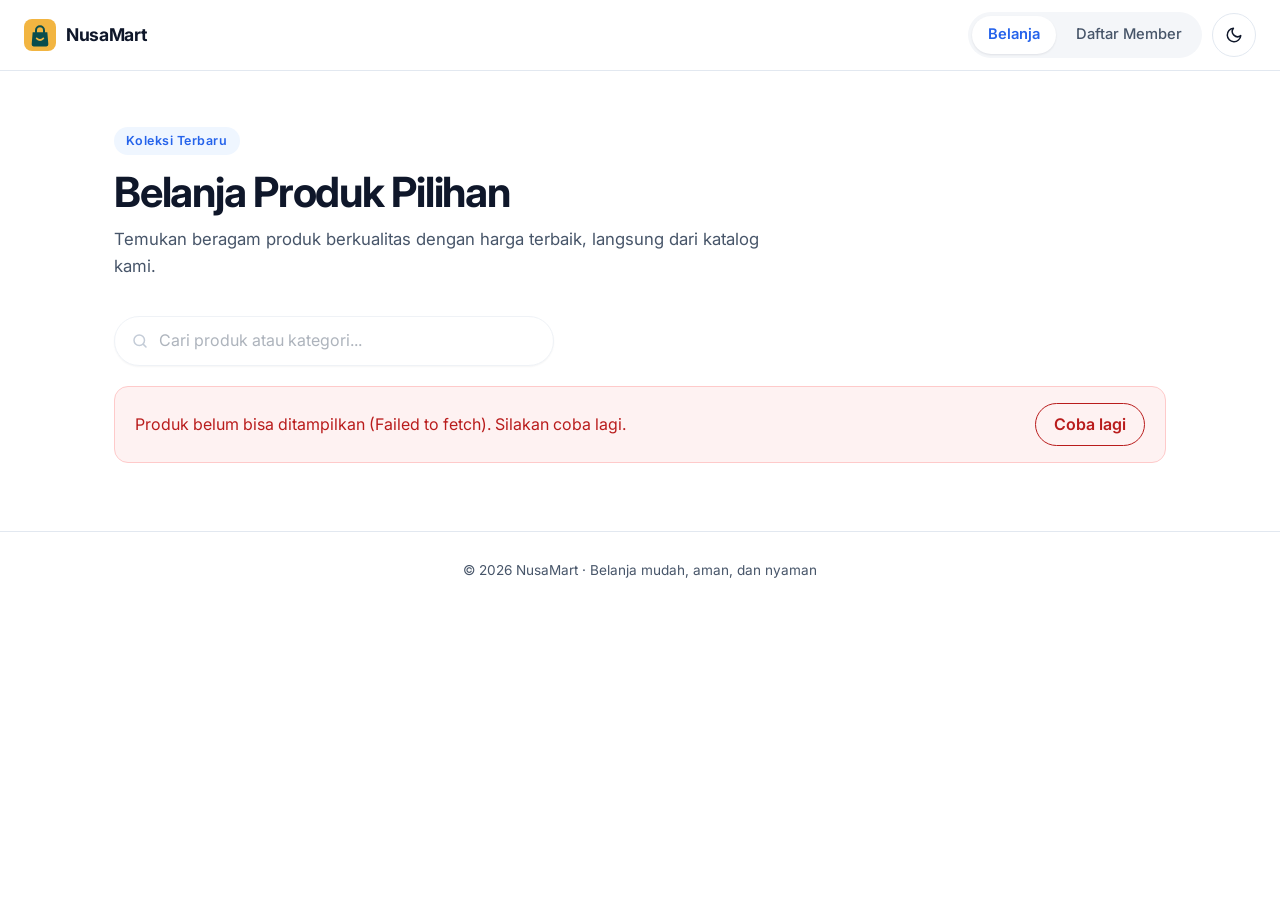
<file: index.html>
<!DOCTYPE html>
<html lang="id">
<head>
  <meta charset="UTF-8">
  <meta name="viewport" content="width=device-width, initial-scale=1.0">
  <title>NusaMart - Belanja Produk Pilihan</title>
  <script>try{var t=localStorage.getItem("theme");if(t)document.documentElement.setAttribute("data-theme",t)}catch(e){}</script>
  <link rel="icon" type="image/svg+xml" href="assets/favicon.svg">
  <link rel="preconnect" href="https://fonts.googleapis.com">
  <link rel="preconnect" href="https://fonts.gstatic.com" crossorigin>
  <link href="https://fonts.googleapis.com/css2?family=Inter:wght@400;500;600;700&display=swap" rel="stylesheet">
  <link rel="stylesheet" href="css/style.css">
</head>
<body>

  <nav class="nav">
    <a class="brand" href="index.html"><svg class="brand-logo" viewBox="0 0 48 48" width="32" height="32" aria-hidden="true"><rect width="48" height="48" rx="12" fill="#F2B541"/><path d="M18 20V17a6 6 0 0 1 12 0V20" fill="none" stroke="#094d4d" stroke-width="3" stroke-linecap="round"/><path d="M13 20H35L36.5 38a3 3 0 0 1-3 3.2H14.5a3 3 0 0 1-3-3.2Z" fill="#094d4d"/><path d="M19 29q5 5 10 0" fill="none" stroke="#F2B541" stroke-width="2.6" stroke-linecap="round"/></svg><span>NusaMart</span></a>
    <div class="nav-links">
      <a href="index.html" aria-current="page">Belanja</a>
      <a href="form.html">Daftar Member</a>
    </div>
    <button type="button" class="theme-toggle" id="themeToggle" aria-label="Ganti mode tampilan" title="Ganti mode tampilan">
      <svg class="icon-moon" viewBox="0 0 24 24" width="18" height="18" fill="none" stroke="currentColor" stroke-width="2" stroke-linecap="round" stroke-linejoin="round" aria-hidden="true"><path d="M21 12.8A9 9 0 1 1 11.2 3a7 7 0 0 0 9.8 9.8z"/></svg>
      <svg class="icon-sun" viewBox="0 0 24 24" width="18" height="18" fill="none" stroke="currentColor" stroke-width="2" stroke-linecap="round" stroke-linejoin="round" aria-hidden="true"><circle cx="12" cy="12" r="4"/><path d="M12 2v2M12 20v2M4.9 4.9l1.4 1.4M17.7 17.7l1.4 1.4M2 12h2M20 12h2M4.9 19.1l1.4-1.4M17.7 6.3l1.4-1.4"/></svg>
    </button>
  </nav>

  <header class="hero">
    <p class="eyebrow">Koleksi Terbaru</p>
    <h1>Belanja Produk Pilihan</h1>
    <p class="lead">Temukan beragam produk berkualitas dengan harga terbaik, langsung dari katalog kami.</p>
  </header>

  <section class="toolbar">
    <label for="searchInput" class="sr-only">Cari produk</label>
    <input type="search" id="searchInput" placeholder="Cari produk atau kategori..." disabled>
    <span id="resultCount" class="count" aria-live="polite"></span>
  </section>

  <main>

    <div id="status" class="status" role="status" aria-live="polite"></div>

    <div id="productGrid" class="grid"></div>
  </main>

  <footer class="footer">
    &copy; 2026 NusaMart &middot; Belanja mudah, aman, dan nyaman
  </footer>

  <script src="js/theme.js"></script>
  <script src="js/products.js"></script>
</body>
</html>
</file>
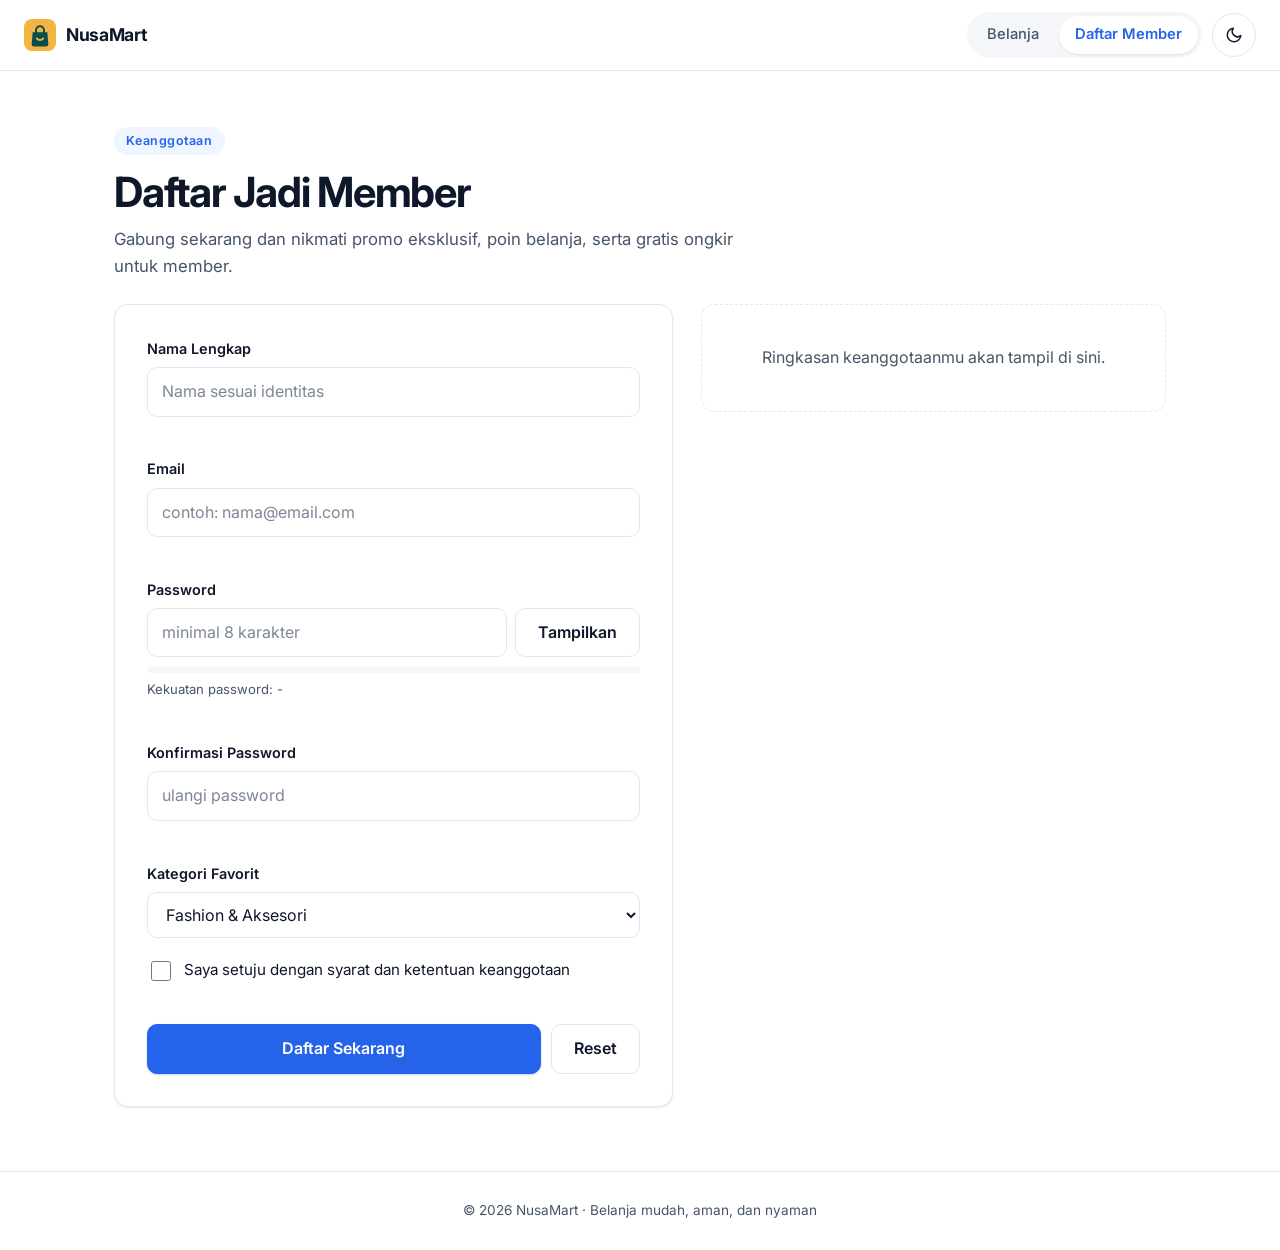
<file: form.html>
<!DOCTYPE html>
<html lang="id">
<head>
  <meta charset="UTF-8">
  <meta name="viewport" content="width=device-width, initial-scale=1.0">
  <title>Daftar Member - NusaMart</title>
  <script>try{var t=localStorage.getItem("theme");if(t)document.documentElement.setAttribute("data-theme",t)}catch(e){}</script>
  <link rel="icon" type="image/svg+xml" href="assets/favicon.svg">
  <link rel="preconnect" href="https://fonts.googleapis.com">
  <link rel="preconnect" href="https://fonts.gstatic.com" crossorigin>
  <link href="https://fonts.googleapis.com/css2?family=Inter:wght@400;500;600;700&display=swap" rel="stylesheet">
  <link rel="stylesheet" href="css/style.css">
  <link rel="stylesheet" href="css/form.css">
</head>
<body>

  <nav class="nav">
    <a class="brand" href="index.html"><svg class="brand-logo" viewBox="0 0 48 48" width="32" height="32" aria-hidden="true"><rect width="48" height="48" rx="12" fill="#F2B541"/><path d="M18 20V17a6 6 0 0 1 12 0V20" fill="none" stroke="#094d4d" stroke-width="3" stroke-linecap="round"/><path d="M13 20H35L36.5 38a3 3 0 0 1-3 3.2H14.5a3 3 0 0 1-3-3.2Z" fill="#094d4d"/><path d="M19 29q5 5 10 0" fill="none" stroke="#F2B541" stroke-width="2.6" stroke-linecap="round"/></svg><span>NusaMart</span></a>
    <div class="nav-links">
      <a href="index.html">Belanja</a>
      <a href="form.html" aria-current="page">Daftar Member</a>
    </div>
    <button type="button" class="theme-toggle" id="themeToggle" aria-label="Ganti mode tampilan" title="Ganti mode tampilan">
      <svg class="icon-moon" viewBox="0 0 24 24" width="18" height="18" fill="none" stroke="currentColor" stroke-width="2" stroke-linecap="round" stroke-linejoin="round" aria-hidden="true"><path d="M21 12.8A9 9 0 1 1 11.2 3a7 7 0 0 0 9.8 9.8z"/></svg>
      <svg class="icon-sun" viewBox="0 0 24 24" width="18" height="18" fill="none" stroke="currentColor" stroke-width="2" stroke-linecap="round" stroke-linejoin="round" aria-hidden="true"><circle cx="12" cy="12" r="4"/><path d="M12 2v2M12 20v2M4.9 4.9l1.4 1.4M17.7 17.7l1.4 1.4M2 12h2M20 12h2M4.9 19.1l1.4-1.4M17.7 6.3l1.4-1.4"/></svg>
    </button>
  </nav>

  <header class="hero">
    <p class="eyebrow">Keanggotaan</p>
    <h1>Daftar Jadi Member</h1>
    <p class="lead">Gabung sekarang dan nikmati promo eksklusif, poin belanja, serta gratis ongkir untuk member.</p>
  </header>

  <main class="form-layout">

    <form id="registerForm" novalidate>

      <div class="field">
        <label for="nama">Nama Lengkap</label>
        <input type="text" id="nama" name="nama" placeholder="Nama sesuai identitas" autocomplete="name" aria-describedby="nama-error">
        <small class="error" id="nama-error" aria-live="polite"></small>
      </div>

      <div class="field">
        <label for="email">Email</label>
        <input type="email" id="email" name="email" placeholder="contoh: nama@email.com" autocomplete="email" aria-describedby="email-error">
        <small class="error" id="email-error" aria-live="polite"></small>
      </div>

      <div class="field">
        <label for="password">Password</label>
        <div class="password-row">
          <input type="password" id="password" name="password" placeholder="minimal 8 karakter" autocomplete="new-password" aria-describedby="password-error">
          <button type="button" id="togglePassword" class="ghost-btn" aria-controls="password">Tampilkan</button>
        </div>
        <div class="strength" aria-hidden="true">
          <div class="strength-bar" id="strengthBar"></div>
        </div>
        <small class="hint" id="strengthText">Kekuatan password: -</small>
        <small class="error" id="password-error" aria-live="polite"></small>
      </div>

      <div class="field">
        <label for="konfirmasi">Konfirmasi Password</label>
        <input type="password" id="konfirmasi" name="konfirmasi" placeholder="ulangi password" autocomplete="new-password" aria-describedby="konfirmasi-error">
        <small class="error" id="konfirmasi-error" aria-live="polite"></small>
      </div>

      <div class="field">
        <label for="minat">Kategori Favorit</label>
        <select id="minat" name="minat">
          <option value="Fashion">Fashion &amp; Aksesori</option>
          <option value="Elektronik">Elektronik</option>
          <option value="Rumah">Rumah &amp; Furnitur</option>
          <option value="Kecantikan">Kecantikan &amp; Perawatan</option>
        </select>
      </div>

      <div class="field">
        <label class="check">
          <input type="checkbox" id="setuju" name="setuju" aria-describedby="setuju-error">
          <span>Saya setuju dengan syarat dan ketentuan keanggotaan</span>
        </label>
        <small class="error" id="setuju-error" aria-live="polite"></small>
      </div>

      <div class="actions">
        <button type="submit" class="primary-btn">Daftar Sekarang</button>
        <button type="reset" class="ghost-btn" id="resetBtn">Reset</button>
      </div>
    </form>

    <aside class="result-panel" aria-live="polite">
      <div id="formMessage" class="form-message" hidden></div>
      <div id="resultCard" class="result-card" hidden></div>
      <p id="placeholderText" class="placeholder">Ringkasan keanggotaanmu akan tampil di sini.</p>
    </aside>

  </main>

  <footer class="footer">
    &copy; 2026 NusaMart &middot; Belanja mudah, aman, dan nyaman
  </footer>

  <script src="js/theme.js"></script>
  <script src="js/form.js"></script>
</body>
</html>
</file>
<file: css/style.css>
:root {

  --bg: #ffffff;
  --surface: #ffffff;
  --surface-2: #f4f6f9;
  --ink: #0f172a;
  --muted: #475569;
  --line: #e2e8f0;
  --accent: #2563eb;
  --accent-dark: #1d4ed8;
  --accent-soft: #eff6ff;
  --on-accent: #ffffff;
  --danger: #b91c1c;
  --danger-bg: #fef2f2;
  --danger-line: #fecaca;
  --ok: #047857;
  --ok-bg: #ecfdf5;
  --ok-line: #a7f3d0;
  --ring: rgba(37, 99, 235, 0.35);

  --radius: 14px;
  --radius-sm: 10px;
  --shadow: 0 1px 2px rgba(15, 23, 42, 0.05), 0 1px 3px rgba(15, 23, 42, 0.04);
  --shadow-hover: 0 4px 6px rgba(15, 23, 42, 0.05), 0 12px 24px rgba(15, 23, 42, 0.08);

  --ease: cubic-bezier(0.2, 0.7, 0.2, 1);
}

:root[data-theme="dark"] {
  color-scheme: dark;
  --bg: #0b1120;
  --surface: #111a2e;
  --surface-2: #17223a;
  --ink: #f1f5f9;
  --muted: #a3b1c6;
  --line: #243049;
  --accent: #60a5fa;
  --accent-dark: #93c5fd;
  --accent-soft: #14233f;
  --on-accent: #0b1120;
  --danger: #fca5a5;
  --danger-bg: #2a1417;
  --danger-line: #5b2227;
  --ok: #6ee7b7;
  --ok-bg: #0f2a22;
  --ok-line: #1f5a46;
  --ring: rgba(96, 165, 250, 0.45);
  --shadow: 0 1px 2px rgba(0, 0, 0, 0.4);
  --shadow-hover: 0 12px 28px rgba(0, 0, 0, 0.45);
}

* { box-sizing: border-box; }

html { -webkit-text-size-adjust: 100%; }

body {
  margin: 0;
  font-family: "Inter", system-ui, -apple-system, "Segoe UI", Roboto, sans-serif;
  font-size: 16px;
  background: var(--bg);
  color: var(--ink);
  line-height: 1.6;
  -webkit-font-smoothing: antialiased;
}

code {
  background: var(--surface-2);
  border: 1px solid var(--line);
  padding: 1px 7px;
  border-radius: 6px;
  font-family: ui-monospace, SFMono-Regular, Menlo, Consolas, monospace;
  font-size: 0.88em;
}

.sr-only {
  position: absolute;
  width: 1px;
  height: 1px;
  overflow: hidden;
  clip: rect(0 0 0 0);
  white-space: nowrap;
}

.theme-toggle {
  display: inline-flex;
  align-items: center;
  justify-content: center;
  width: 44px;
  height: 44px;
  margin-left: 10px;
  border: 1px solid var(--line);
  border-radius: 50%;
  background: var(--surface);
  color: var(--ink);
  cursor: pointer;
  transition: background 0.2s var(--ease), border-color 0.2s var(--ease);
}

.theme-toggle:hover { background: var(--surface-2); border-color: var(--accent); }
.theme-toggle:focus-visible { outline: 3px solid var(--ring); outline-offset: 2px; }

.theme-toggle .icon-sun { display: none; }
:root[data-theme="dark"] .theme-toggle .icon-moon { display: none; }
:root[data-theme="dark"] .theme-toggle .icon-sun { display: block; }

a:focus-visible,
button:focus-visible {
  outline: 3px solid var(--ring);
  outline-offset: 2px;
}

.nav {
  position: sticky;
  top: 0;
  z-index: 10;
  display: flex;
  align-items: center;
  justify-content: space-between;
  padding: 12px 24px;
  background: color-mix(in srgb, var(--surface) 85%, transparent);
  -webkit-backdrop-filter: saturate(160%) blur(10px);
  backdrop-filter: saturate(160%) blur(10px);
  border-bottom: 1px solid var(--line);
}

.brand {
  display: inline-flex;
  align-items: center;
  gap: 10px;
  color: var(--ink);
  font-weight: 700;
  font-size: 1.1rem;
  letter-spacing: -0.02em;
  text-decoration: none;
  white-space: nowrap;
}

.brand-logo {
  flex: none;
  color: var(--accent);
}

.nav-links {
  margin-left: auto;
  display: flex;
  gap: 4px;
  padding: 4px;
  background: var(--surface-2);
  border-radius: 999px;
}

.nav-links a {
  padding: 7px 16px;
  border-radius: 999px;
  color: var(--muted);
  text-decoration: none;
  font-size: 0.92rem;
  font-weight: 500;
  transition: background 0.2s var(--ease), color 0.2s var(--ease);
}

.nav-links a:hover { color: var(--ink); }

.nav-links a[aria-current="page"] {
  background: var(--surface);
  color: var(--accent);
  font-weight: 600;
  box-shadow: var(--shadow);
}

.hero {
  max-width: 1100px;
  margin: 0 auto;
  padding: 56px 24px 24px;
}

.eyebrow {
  display: inline-block;
  margin: 0 0 14px;
  padding: 4px 12px;
  border-radius: 999px;
  background: var(--accent-soft);
  font-size: 0.78rem;
  font-weight: 600;
  letter-spacing: 0.04em;
  color: var(--accent);
}

.hero h1 {
  margin: 0 0 10px;
  font-size: clamp(1.9rem, 4vw, 2.6rem);
  line-height: 1.15;
  letter-spacing: -0.03em;
  font-weight: 700;
}

.lead {
  margin: 0;
  max-width: 60ch;
  color: var(--muted);
  font-size: 1.05rem;
}

.toolbar {
  max-width: 1100px;
  margin: 0 auto;
  padding: 12px 24px 20px;
  display: flex;
  align-items: center;
  gap: 16px;
  flex-wrap: wrap;
}

.toolbar input {
  flex: 1 1 280px;
  max-width: 440px;
  min-height: 46px;
  padding: 11px 16px 11px 44px;
  border: 1px solid var(--line);
  border-radius: 999px;
  background: var(--surface)
    url("data:image/svg+xml,%3Csvg xmlns='http://www.w3.org/2000/svg' width='18' height='18' viewBox='0 0 24 24' fill='none' stroke='%2394a3b8' stroke-width='2' stroke-linecap='round' stroke-linejoin='round'%3E%3Ccircle cx='11' cy='11' r='7'/%3E%3Cpath d='m20 20-3.5-3.5'/%3E%3C/svg%3E")
    no-repeat 16px center;
  color: var(--ink);
  font: inherit;
  box-shadow: var(--shadow);
  transition: border-color 0.2s var(--ease), box-shadow 0.2s var(--ease);
}

.toolbar input::placeholder { color: var(--muted); opacity: 0.8; }

.toolbar input:focus {
  outline: none;
  border-color: var(--accent);
  box-shadow: 0 0 0 4px var(--ring);
}

.toolbar input:disabled { opacity: 0.55; cursor: not-allowed; }

.count { color: var(--muted); font-size: 0.9rem; font-weight: 500; }

main {
  max-width: 1100px;
  margin: 0 auto;
  padding: 0 24px 64px;
}

.status {
  display: none;
  align-items: center;
  gap: 12px;
  padding: 16px 20px;
  border: 1px solid var(--line);
  border-radius: var(--radius);
  background: var(--surface);
  color: var(--muted);
}

.status.visible { display: flex; }

.status.error {
  border-color: var(--danger-line);
  background: var(--danger-bg);
  color: var(--danger);
}

.spinner {
  width: 18px;
  height: 18px;
  border: 3px solid var(--line);
  border-top-color: var(--accent);
  border-radius: 50%;
  animation: spin 0.8s linear infinite;
  flex: none;
}

@keyframes spin { to { transform: rotate(360deg); } }

.retry-btn {
  margin-left: auto;
  min-height: 40px;
  padding: 8px 18px;
  border: 1px solid currentColor;
  border-radius: 999px;
  background: transparent;
  color: inherit;
  font: inherit;
  font-weight: 600;
  cursor: pointer;
  transition: background 0.2s var(--ease);
}

.retry-btn:hover { background: rgba(185, 28, 28, 0.1); }

.grid {
  display: grid;
  grid-template-columns: repeat(auto-fill, minmax(230px, 1fr));
  gap: 20px;
  margin-top: 4px;
}

.card {
  display: flex;
  flex-direction: column;
  background: var(--surface);
  border: 1px solid var(--line);
  border-radius: var(--radius);
  box-shadow: var(--shadow);
  overflow: hidden;
  transition: transform 0.25s var(--ease), box-shadow 0.25s var(--ease),
    border-color 0.25s var(--ease);
  animation: rise 0.4s var(--ease) both;
}

.card:hover {
  transform: translateY(-4px);
  border-color: color-mix(in srgb, var(--accent) 35%, var(--line));
  box-shadow: var(--shadow-hover);
}

@keyframes rise {
  from { opacity: 0; transform: translateY(10px); }
  to   { opacity: 1; transform: translateY(0); }
}

.thumb {
  aspect-ratio: 1 / 1;
  background: var(--surface-2);
  display: flex;
  align-items: center;
  justify-content: center;
  overflow: hidden;
}

.thumb img {
  width: 100%;
  height: 100%;
  object-fit: contain;
  transition: transform 0.35s var(--ease);
}

.card:hover .thumb img { transform: scale(1.05); }

.card-body {
  display: flex;
  flex-direction: column;
  align-items: flex-start;
  gap: 8px;
  padding: 16px 18px 18px;
  flex: 1;
}

.card-category {
  padding: 3px 10px;
  border-radius: 999px;
  background: var(--accent-soft);
  font-size: 0.72rem;
  font-weight: 600;
  letter-spacing: 0.04em;
  text-transform: capitalize;
  color: var(--accent);
}

.card-title {
  margin: 0;
  font-size: 1rem;
  font-weight: 600;
  line-height: 1.35;
  letter-spacing: -0.01em;
}

.card-price {
  margin-top: auto;
  padding-top: 8px;
  font-size: 1.25rem;
  font-weight: 700;
  letter-spacing: -0.02em;
  color: var(--ink);
}

.footer {
  padding: 28px 24px;
  text-align: center;
  color: var(--muted);
  font-size: 0.85rem;
  border-top: 1px solid var(--line);
}

@media (max-width: 560px) {
  .nav { padding: 10px 16px; }
  .brand { font-size: 1rem; gap: 8px; }
  .brand-logo { width: 26px; height: 26px; }
  .nav-links a { padding: 7px 11px; font-size: 0.85rem; white-space: nowrap; }
  .theme-toggle { width: 40px; height: 40px; margin-left: 6px; flex: none; }
  .hero { padding: 36px 16px 16px; }
  .toolbar, main { padding-left: 16px; padding-right: 16px; }
  .grid { grid-template-columns: repeat(2, minmax(0, 1fr)); gap: 12px; }
  .card-body { padding: 12px 14px 14px; }
}

@media (prefers-reduced-motion: reduce) {
  *, *::before, *::after {
    animation-duration: 0.01ms !important;
    animation-iteration-count: 1 !important;
    transition-duration: 0.01ms !important;
  }
  .card:hover { transform: none; }
}
</file>
<file: css/form.css>
.form-layout {
    display: grid;
    grid-template-columns: minmax(0, 1.2fr) minmax(0, 1fr);
    gap: 28px;
    align-items: start;
}

#registerForm {
    background: var(--surface);
    border: 1px solid var(--line);
    border-radius: var(--radius);
    box-shadow: var(--shadow);
    padding: 32px;
}

.field {
    margin-bottom: 20px;
}

.field label {
    display: block;
    margin-bottom: 7px;
    font-weight: 600;
    font-size: 0.9rem;
}

.field input[type="text"],
.field input[type="email"],
.field input[type="password"],
.field select {
    width: 100%;
    min-height: 46px;
    padding: 11px 14px;
    border: 1px solid var(--line);
    border-radius: var(--radius-sm);
    background: var(--surface);
    font: inherit;
    color: var(--ink);
    transition: border-color 0.2s var(--ease), box-shadow 0.2s var(--ease),
        background 0.2s var(--ease);
}

.field input::placeholder {
    color: var(--muted);
    opacity: 0.7;
}

.field input:hover,
.field select:hover {
    border-color: color-mix(in srgb, var(--accent) 40%, var(--line));
}

.field input:focus,
.field select:focus {
    outline: none;
    border-color: var(--accent);
    box-shadow: 0 0 0 4px var(--ring);
}

.field select {
    cursor: pointer;
}

.field input[aria-invalid="true"] {
    border-color: var(--danger);
    background: var(--danger-bg);
}

.field input[aria-invalid="true"]:focus {
    box-shadow: 0 0 0 4px color-mix(in srgb, var(--danger) 25%, transparent);
}

.field input[aria-invalid="false"] {
    border-color: var(--ok);
}

.error {
    display: block;
    min-height: 1.2em;
    margin-top: 5px;
    font-size: 0.82rem;
    font-weight: 500;
    color: var(--danger);
}

.hint {
    display: block;
    margin-top: 6px;
    font-size: 0.82rem;
    color: var(--muted);
}

.password-row {
    display: flex;
    gap: 8px;
}

.password-row input {
    flex: 1;
}

.password-row .ghost-btn {
    min-width: 112px;
}

.strength {
    height: 6px;
    margin-top: 10px;
    border-radius: 999px;
    background: var(--surface-2);
    overflow: hidden;
}

.strength-bar {
    height: 100%;
    width: 0;
    border-radius: 999px;
    background: var(--danger);
    transition: width 0.3s var(--ease), background 0.3s var(--ease);
}

.strength-bar[data-level="1"] {
    width: 25%;
    background: #ef4444;
}

.strength-bar[data-level="2"] {
    width: 50%;
    background: #f59e0b;
}

.strength-bar[data-level="3"] {
    width: 75%;
    background: #84cc16;
}

.strength-bar[data-level="4"] {
    width: 100%;
    background: #10b981;
}

.field .check {
    display: flex;
    align-items: center;
    gap: 10px;
    margin: 0;
    font-weight: 400;
    font-size: 0.95rem;
    cursor: pointer;
}

.check input {
    width: 20px;
    height: 20px;
    flex: none;
    accent-color: var(--accent);
    cursor: pointer;
}

.check input:focus-visible {
    outline: 3px solid var(--ring);
    outline-offset: 2px;
}

.actions {
    display: flex;
    gap: 10px;
    margin-top: 12px;
}

.primary-btn,
.ghost-btn {
    min-height: 46px;
    padding: 11px 22px;
    border-radius: var(--radius-sm);
    font: inherit;
    font-weight: 600;
    cursor: pointer;
    transition: background 0.2s var(--ease), border-color 0.2s var(--ease),
        transform 0.15s var(--ease), box-shadow 0.2s var(--ease);
}

.primary-btn {
    flex: 1;
    border: 1px solid var(--accent);
    background: var(--accent);
    color: var(--on-accent);
    box-shadow: 0 1px 2px rgba(37, 99, 235, 0.25);
}

.primary-btn:hover {
    background: var(--accent-dark);
    border-color: var(--accent-dark);
}

.primary-btn:active {
    transform: translateY(1px);
}

.ghost-btn {
    border: 1px solid var(--line);
    background: var(--surface);
    color: var(--ink);
}

.ghost-btn:hover {
    background: var(--surface-2);
    border-color: color-mix(in srgb, var(--accent) 30%, var(--line));
}

.primary-btn:focus-visible,
.ghost-btn:focus-visible {
    outline: 3px solid var(--ring);
    outline-offset: 2px;
}

.result-panel {
    position: sticky;
    top: 84px;
    display: flex;
    flex-direction: column;
    gap: 14px;
}

.placeholder {
    margin: 0;
    padding: 40px 24px;
    border: 1.5px dashed var(--line);
    border-radius: var(--radius);
    background: var(--surface);
    text-align: center;
    color: var(--muted);
}

.form-message {
    padding: 13px 18px;
    border: 1px solid transparent;
    border-radius: var(--radius-sm);
    font-weight: 600;
    font-size: 0.95rem;
}

.form-message[hidden] {
    display: none;
}

.form-message.success {
    background: var(--ok-bg);
    border-color: var(--ok-line);
    color: var(--ok);
}

.form-message.fail {
    background: var(--danger-bg);
    border-color: var(--danger-line);
    color: var(--danger);
}

.result-card {
    background: var(--surface);
    border: 1px solid var(--line);
    border-radius: var(--radius);
    box-shadow: var(--shadow);
    padding: 24px;
    animation: rise 0.4s var(--ease) both;
}

.result-card[hidden] {
    display: none;
}

.result-card h2 {
    margin: 0 0 4px;
    font-size: 1.3rem;
    letter-spacing: -0.02em;
}

.result-card .subtitle {
    margin: 0 0 16px;
    color: var(--muted);
    font-size: 0.88rem;
}

.result-card dl {
    margin: 0;
}

.result-card .row {
    display: flex;
    justify-content: space-between;
    gap: 16px;
    padding: 11px 0;
    border-top: 1px solid var(--line);
    font-size: 0.95rem;
}

.result-card dt {
    color: var(--muted);
}

.result-card dd {
    margin: 0;
    font-weight: 600;
    text-align: right;
    word-break: break-word;
}

@media (max-width: 800px) {
    .form-layout {
        grid-template-columns: 1fr;
    }

    .result-panel {
        position: static;
    }

    #registerForm {
        padding: 22px 18px;
    }

    .password-row .ghost-btn {
        min-width: 104px;
        padding-left: 12px;
        padding-right: 12px;
    }
}
</file>
